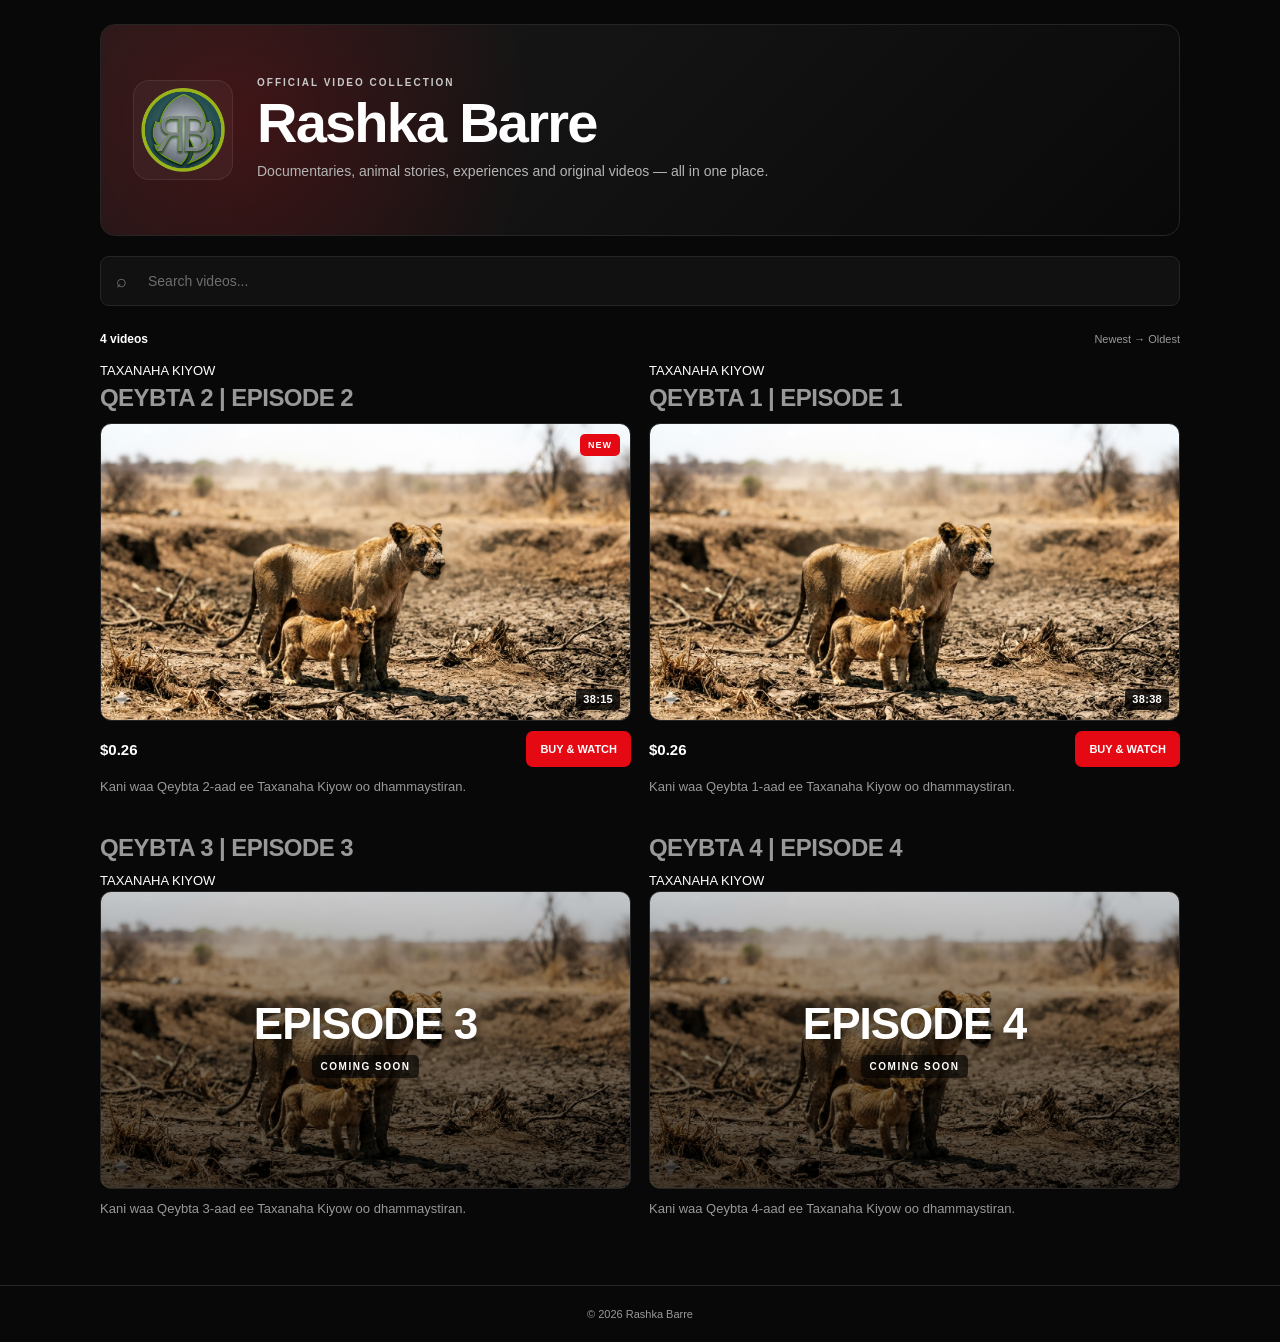
<file: index.html>
<!DOCTYPE html>
<html lang="en">
<head>
  <meta charset="UTF-8">

  <meta
    name="viewport"
    content="width=device-width, initial-scale=1.0, viewport-fit=cover"
  >

  <meta name="theme-color" content="#080808">

  <title>Rashka Barre — Videos</title>

  <meta
    name="description"
    content="Rashka Barre — documentaries, animal stories, experiences and original videos."
  >

  <style>

    :root {
      --bg: #080808;
      --surface: #111111;
      --border: #252525;
      --text: #ffffff;
      --muted: #999999;
      --accent: #e50914;
      --accent-hover: #ff1d28;
      --max-width: 1120px;
      --column-gap: 18px;
      --row-gap: 32px;
      --radius: 11px;
    }

    * {
      box-sizing: border-box;
    }

    html {
      background: var(--bg);
      scroll-behavior: smooth;
    }

    body {
      margin: 0;
      background: var(--bg);
      color: var(--text);
      font-family: Arial, Helvetica, sans-serif;
      -webkit-font-smoothing: antialiased;
      text-rendering: optimizeLegibility;
    }

    img {
      display: block;
      max-width: 100%;
    }

    a {
      color: inherit;
      text-decoration: none;
    }

    input {
      font: inherit;
    }

    /* =====================================================
       MAIN
       ===================================================== */

    .container {
      width: 100%;
      max-width: var(--max-width);
      margin: 0 auto;
      padding: 24px 20px 65px;
    }

    /* =====================================================
       BRAND BANNER
       ===================================================== */

    .banner {
      position: relative;
      overflow: hidden;
      min-height: 210px;
      margin-bottom: 20px;
      border: 1px solid var(--border);
      border-radius: 15px;

      background:
        radial-gradient(
          circle at 12% 45%,
          rgba(229, 9, 20, 0.20),
          transparent 32%
        ),
        linear-gradient(
          135deg,
          #1b1b1b,
          #111111 55%,
          #090909
        );
    }

    .banner-inner {
      min-height: 210px;
      padding: 28px 32px;

      display: flex;
      align-items: center;
      gap: 24px;
    }

    .banner-logo {
      width: 100px;
      height: 100px;
      flex: 0 0 100px;
      object-fit: contain;
      padding: 7px;

      border: 1px solid rgba(255, 255, 255, 0.08);
      border-radius: 16px;

      background: rgba(255, 255, 255, 0.04);
    }

    .banner-kicker {
      margin: 0 0 7px;
      color: #c9c9c9;
      font-size: 10px;
      font-weight: 800;
      letter-spacing: 2px;
      text-transform: uppercase;
    }

    .banner-title {
      margin: 0;
      color: #ffffff;
      font-size: clamp(36px, 5vw, 56px);
      line-height: 1;
      font-weight: 900;
      letter-spacing: -1.8px;
    }

    .banner-text {
      max-width: 650px;
      margin: 10px 0 0;
      color: #b4b4b4;
      font-size: 14px;
      line-height: 1.55;
    }

    /* =====================================================
       SEARCH
       ===================================================== */

    .search-wrap {
      margin-bottom: 26px;
    }

    .search-box {
      position: relative;
      width: 100%;
    }

    .search-icon {
      position: absolute;
      top: 50%;
      left: 16px;
      transform: translateY(-50%);
      color: #777;
      font-size: 18px;
      pointer-events: none;
    }

    #searchInput {
      width: 100%;
      height: 50px;

      padding: 0 17px 0 47px;

      border: 1px solid var(--border);
      border-radius: 9px;

      outline: none;

      background: var(--surface);
      color: #ffffff;

      font-size: 14px;
    }

    #searchInput::placeholder {
      color: #6d6d6d;
    }

    #searchInput:focus {
      border-color: #404040;
      background: #151515;
    }

    /* =====================================================
       GALLERY INFO
       ===================================================== */

    .gallery-info {
      display: flex;
      align-items: center;
      justify-content: space-between;
      gap: 15px;
      margin-bottom: 16px;
    }

    .gallery-count {
      margin: 0;
      color: #ffffff;
      font-size: 12px;
      font-weight: 700;
    }

    .gallery-order {
      color: var(--muted);
      font-size: 11px;
      white-space: nowrap;
    }

    /* =====================================================
       VIDEO GRID
       ===================================================== */

    #videoGrid {
      display: grid;
      grid-template-columns: repeat(2, minmax(0, 1fr));
      column-gap: var(--column-gap);
      row-gap: var(--row-gap);
    }

    /* =====================================================
       VIDEO ITEM
       ===================================================== */

    .video-item {
      min-width: 0;
    }

    /* =====================================================
       TITLE
       ===================================================== */

    .video-title {
      margin: 0;

      color: #ffffff;

      font-size: 13px;
      line-height: 1.4;

      font-weight: 400;

      letter-spacing: normal;

      text-transform: none;

      display: -webkit-box;
      -webkit-box-orient: vertical;
      -webkit-line-clamp: 2;

      overflow: hidden;
    }

    /* =====================================================
       SUBTITLE
       ===================================================== */

    .video-subtitle {
      margin: 5px 0 11px;

      color: var(--muted);

      font-size: 24px;
      line-height: 1.1;

      font-weight: 900;

      letter-spacing: -0.55px;

      text-transform: uppercase;

      min-height: 0;
    }

    /* =====================================================
       THUMBNAIL
       ===================================================== */

    .thumbnail {
      position: relative;

      width: 100%;
      aspect-ratio: 16 / 9;

      overflow: hidden;

      background: #101010;

      border: 1px solid var(--border);
      border-radius: var(--radius);
    }

    .thumbnail img {
      width: 100%;
      height: 100%;
      object-fit: cover;

      transition:
        transform 0.3s ease,
        filter 0.3s ease;
    }

    .thumbnail-link {
      display: block;
    }

    .thumbnail-link:hover .thumbnail img {
      transform: scale(1.025);
      filter: brightness(0.88);
    }

    /* =====================================================
       COMING SOON OVERLAY
       ===================================================== */

    .coming-soon-overlay {
      position: absolute;
      inset: 0;

      display: flex;
      flex-direction: column;

      align-items: center;
      justify-content: center;

      gap: 9px;

      text-align: center;

      background:
        linear-gradient(
          to bottom,
          rgba(0, 0, 0, 0.20),
          rgba(0, 0, 0, 0.72)
        );
    }

    .coming-soon-episode {
      color: #ffffff;

      font-size: clamp(28px, 4vw, 44px);

      line-height: 1;

      font-weight: 900;

      letter-spacing: -1px;

      text-transform: uppercase;

      text-shadow:
        0 2px 12px rgba(0, 0, 0, 0.6);
    }

    .coming-soon-label {
      padding: 6px 9px;

      border-radius: 5px;

      background: rgba(0, 0, 0, 0.62);

      color: #ffffff;

      font-size: 10px;

      font-weight: 900;

      letter-spacing: 1.5px;

      text-transform: uppercase;
    }

    /* =====================================================
       TRAILER OVERLAY
       SAME STYLE AS COMING SOON LABEL
       ===================================================== */

    /* =====================================================
       VIDEO DURATION BADGE
       ===================================================== */

    .duration-badge {
      position: absolute;
      right: 10px;
      bottom: 10px;
      z-index: 5;

      padding: 5px 7px;
      border-radius: 4px;

      background: rgba(0, 0, 0, 0.82);
      color: #ffffff;

      font-size: 11px;
      font-weight: 800;
      letter-spacing: 0.3px;
      line-height: 1;
    }

    /* =====================================================
       NEW BADGE
       ===================================================== */

    .new-badge {
      position: absolute;

      top: 10px;
      right: 10px;

      z-index: 5;

      padding: 6px 8px;

      border-radius: 5px;

      background: var(--accent);

      color: #ffffff;

      font-size: 9px;

      font-weight: 900;

      letter-spacing: 1px;

      text-transform: uppercase;
    }

    /* =====================================================
       PRICE + BUTTON
       ===================================================== */

    .video-footer {
      margin-top: 10px;

      display: flex;

      align-items: center;

      justify-content: space-between;

      gap: 10px;
    }

    .price {
      color: #ffffff;

      font-size: 15px;

      font-weight: 800;

      white-space: nowrap;
    }

    .buy-button {
      display: inline-flex;

      align-items: center;
      justify-content: center;

      min-height: 36px;

      padding: 8px 14px;

      border-radius: 7px;

      background: var(--accent);

      color: #ffffff;

      font-size: 11px;

      font-weight: 800;

      white-space: nowrap;
    }

    .buy-button:hover {
      background: var(--accent-hover);
    }

    /* =====================================================
       DESCRIPTION
       ===================================================== */

    .video-description {
      margin: 10px 0 0;

      color: var(--muted);

      font-size: 13px;

      line-height: 1.6;

      display: -webkit-box;

      -webkit-box-orient: vertical;
      -webkit-line-clamp: 4;

      overflow: hidden;
    }

    /* =====================================================
       NO RESULTS
       ===================================================== */

    .no-results {
      grid-column: 1 / -1;

      padding: 50px 20px;

      border: 1px dashed var(--border);

      border-radius: 10px;

      text-align: center;

      color: var(--muted);
    }

    .no-results h3 {
      margin: 0 0 7px;

      color: #ffffff;

      font-size: 18px;
    }

    .no-results p {
      margin: 0;

      font-size: 13px;
    }

    /* =====================================================
       FOOTER
       ===================================================== */

    .footer {
      border-top: 1px solid var(--border);

      padding: 22px 20px;

      color: var(--muted);

      font-size: 11px;

      text-align: center;
    }

    /* =====================================================
       MOBILE / WEBVIEW
       ===================================================== */

    @media (max-width: 700px) {

      .container {
        padding: 14px 12px 45px;
      }

      .banner {
        min-height: 165px;
        border-radius: 11px;
      }

      .banner-inner {
        min-height: 165px;
        padding: 18px;
        gap: 14px;
      }

      .banner-logo {
        width: 70px;
        height: 70px;
        flex-basis: 70px;
        padding: 5px;
        border-radius: 11px;
      }

      .banner-kicker {
        font-size: 8px;
        letter-spacing: 1.4px;
      }

      .banner-title {
        font-size: 29px;
        letter-spacing: -1px;
      }

      .banner-text {
        margin-top: 7px;
        font-size: 10px;
        line-height: 1.4;
      }

      #searchInput {
        height: 46px;
        padding-left: 43px;
        font-size: 12px;
      }

      .search-wrap {
        margin-bottom: 20px;
      }

      .gallery-count {
        font-size: 11px;
      }

      .gallery-order {
        font-size: 9px;
      }

      #videoGrid {
        grid-template-columns: repeat(2, minmax(0, 1fr));
        column-gap: 9px;
        row-gap: 24px;
      }

      .video-title {
        font-size: 10px;
        line-height: 1.4;
      }

      .video-subtitle {
        margin: 4px 0 8px;
        font-size: 15px;
      }

      .thumbnail {
        border-radius: 8px;
      }

      .coming-soon-episode {
        font-size: 21px;
      }

      .coming-soon-label {
        padding: 5px 7px;
        font-size: 8px;
        letter-spacing: 1.2px;
      }

      .new-badge {
        top: 6px;
        right: 6px;
        padding: 4px 6px;
        font-size: 7px;
      }

      .video-footer {
        margin-top: 8px;
        gap: 6px;
      }

      .price {
        font-size: 11px;
      }

      .buy-button {
        min-height: 30px;
        padding: 6px 8px;
        font-size: 8px;
        border-radius: 5px;
      }

      .video-description {
        margin-top: 8px;
        font-size: 10px;
        line-height: 1.45;
      }
    }

    @media (max-width: 380px) {

      .container {
        padding-left: 8px;
        padding-right: 8px;
      }

      #videoGrid {
        column-gap: 7px;
        row-gap: 20px;
      }

      .video-title {
        font-size: 14px;
      }

      .video-subtitle {
        font-size: 9px;
      }

      .coming-soon-episode {
        font-size: 17px;
      }

      .coming-soon-label {
        font-size: 7px;
      }

      
      .video-description {
        font-size: 9px;
      }

      .price {
        font-size: 10px;
      }

      .buy-button {
        padding: 6px 7px;
        font-size: 8px;
      }
    }

  </style>
</head>


<body>

  <main class="container">


    <!-- BRAND BANNER -->

    <section class="banner">

      <div class="banner-inner">

        <img
          src="logo.png"
          alt="Rashka Barre"
          class="banner-logo"
        >

        <div class="banner-copy">

          <p class="banner-kicker">
            Official Video Collection
          </p>

          <h1 class="banner-title">
            Rashka Barre
          </h1>

          <p class="banner-text">
            Documentaries, animal stories, experiences and
            original videos — all in one place.
          </p>

        </div>

      </div>

    </section>


    <!-- SEARCH -->

    <section class="search-wrap">

      <div class="search-box">

        <span
          class="search-icon"
          aria-hidden="true"
        >
          ⌕
        </span>

        <input
          id="searchInput"
          type="search"
          placeholder="Search videos..."
          autocomplete="off"
          spellcheck="false"
          aria-label="Search videos"
        >

      </div>

    </section>


    <!-- GALLERY INFO -->

    <div class="gallery-info">

      <p
        id="galleryCount"
        class="gallery-count"
      >
        0 videos
      </p>

      <span class="gallery-order">
        Newest → Oldest
      </span>

    </div>


    <!-- VIDEO GALLERY -->

    <section
      id="videoGrid"
      aria-label="Rashka Barre video gallery"
    ></section>


    <!-- NO RESULTS -->

    <div
      id="emptyState"
      class="no-results"
      hidden
    >

      <h3>
        No videos found
      </h3>

      <p>
        Try another search.
      </p>

    </div>

  </main>


  <!-- FOOTER -->

  <footer class="footer">
    © <span id="year"></span> Rashka Barre
  </footer>


  <!-- PRODUCTS -->

  <script src="products.js?v=20260928-0002"></script>


  <!-- GALLERY SCRIPT -->

  <script>

    document.addEventListener(
      "DOMContentLoaded",
      function () {

        const grid =
          document.getElementById(
            "videoGrid"
          );

        const emptyState =
          document.getElementById(
            "emptyState"
          );

        const searchInput =
          document.getElementById(
            "searchInput"
          );

        const galleryCount =
          document.getElementById(
            "galleryCount"
          );

        const year =
          document.getElementById(
            "year"
          );


        if (year) {
          year.textContent =
            new Date().getFullYear();
        }


        const products =
          Array.isArray(
            window.PRODUCTS
          )
            ? [...window.PRODUCTS]
            : [];


        /*
         * AVAILABLE VIDEOS:
         * newest → oldest
         *
         * COMING SOON:
         * Episode 1 → 2 → 3 → 4
         */

        products.sort(
          function (a, b) {

            const aSoon =
              a.status === "coming-soon";

            const bSoon =
              b.status === "coming-soon";


            if (
              !aSoon &&
              !bSoon
            ) {

              return (
                new Date(
                  b.publishedAt || 0
                ).getTime() -
                new Date(
                  a.publishedAt || 0
                ).getTime()
              );

            }


            if (
              aSoon &&
              bSoon
            ) {

              return (
                extractEpisodeNumber(
                  a.subtitle
                ) -
                extractEpisodeNumber(
                  b.subtitle
                )
              );

            }


            return aSoon ? 1 : -1;

          }
        );


        /*
         * Find newest available video.
         */

        const newestAvailable =
          products.find(
            function (product) {

              return (
                product.status !==
                  "coming-soon" &&
                product.publishedAt
              );

            }
          );


        /*
         * RENDER
         */

        function renderVideos(
          searchTerm
        ) {

          const query =
            String(
              searchTerm || ""
            )
              .trim()
              .toLowerCase();


          const filtered =
            products.filter(
              function (product) {

                const title =
                  String(
                    product.title || ""
                  ).toLowerCase();

                const subtitle =
                  String(
                    product.subtitle || ""
                  ).toLowerCase();

                const description =
                  String(
                    product.description || ""
                  ).toLowerCase();


                return (
                  !query ||
                  title.includes(query) ||
                  subtitle.includes(query) ||
                  description.includes(query)
                );

              }
            );


          galleryCount.textContent =
            filtered.length === 1
              ? "1 video"
              : `${filtered.length} videos`;


          if (
            filtered.length === 0
          ) {

            grid.innerHTML =
              "";

            emptyState.hidden =
              false;

            return;

          }


          emptyState.hidden =
            true;


          grid.innerHTML =
            filtered
              .map(
                function (
                  product
                ) {

                  const title =
                    escapeHtml(
                      product.title ||
                      "Untitled"
                    );


                  const subtitle =
                    escapeHtml(
                      product.subtitle ||
                      ""
                    );


                  const description =
                    escapeHtml(
                      product.description ||
                      ""
                    );


                  const price =
                    escapeHtml(
                      product.price ||
                      ""
                    );


                  const thumbnail =
                    escapeHtml(
                      product.thumbnail ||
                      ""
                    );


                  const paymentUrl =
                    escapeHtml(
                      product.paymentUrl ||
                      "#"
                    );


                  const isComingSoon =
                    product.status ===
                    "coming-soon";
                  const duration =
                    escapeHtml(product.duration || "");


                  const isNew =
                    !isComingSoon &&
                    newestAvailable ===
                    product;


                  /*
                   * EPISODE NUMBER
                   */

                  const episodeNumber =
                    extractEpisodeNumber(
                      product.subtitle
                    );


                  /*
                   * COMING SOON CARD
                   */

                  if (
                    isComingSoon
                  ) {

                    return `

                      <article
                        class="video-item"
                      >

                        <p
                          class="video-subtitle"
                        >
                          ${subtitle}
                        </p>


                        <h2
                          class="video-title"
                        >
                          ${title}
                        </h2>


                        <div
                          class="thumbnail"
                        >

                          <img
                            src="${thumbnail}"
                            alt="${title}"
                            loading="lazy"
                          >


                          <div
                            class="coming-soon-overlay"
                          >

                            <div
                              class="coming-soon-episode"
                            >
                              EPISODE
                              ${episodeNumber}
                            </div>


                            <div
                              class="coming-soon-label"
                            >
                              COMING SOON
                            </div>

                          </div>

                        </div>


                        <p
                          class="video-description"
                        >
                          ${description}
                        </p>


                      </article>

                    `;

                  }


                  /*
                   * AVAILABLE VIDEO
                   */

                  return `

                    <article
                      class="video-item"
                    >

                      <h2
                        class="video-title"
                      >
                        ${title}
                      </h2>


                      <p
                        class="video-subtitle"
                      >
                        ${subtitle}
                      </p>


                      <a
                        href="${paymentUrl}"
                        class="thumbnail-link"
                        aria-label="${title}"
                      >

                        <div
                          class="thumbnail"
                        >

                          ${
                            isNew
                              ? `
                                <span
                                  class="new-badge"
                                >
                                  NEW
                                </span>
                              `
                              : ""
                          }


                          <img
                            src="${thumbnail}"
                            alt="${title}"
                            loading="lazy"
                          >

                          ${duration ? `
                            <span class="duration-badge">${duration}</span>
                          ` : ""}

                        </div>

                      </a>


                      <div
                        class="video-footer"
                      >

                        <span
                          class="price"
                        >
                          ${price}
                        </span>


                        <a
                          href="${paymentUrl}"
                          class="buy-button"
                        >
                          BUY & WATCH
                        </a>

                      </div>


                      <p
                        class="video-description"
                      >
                        ${description}
                      </p>


                    </article>

                  `;

                }
              )
              .join("");

        }


        /*
         * SEARCH
         */

        searchInput.addEventListener(
          "input",
          function () {

            renderVideos(
              searchInput.value
            );

          }
        );


        /*
         * INITIAL LOAD
         */

        renderVideos("");

      }
    );


    /*
     * Read:
     *
     * Qeybta 1 | Episode 1
     */

    function extractEpisodeNumber(
      value
    ) {

      const match =
        String(
          value || ""
        ).match(
          /Episode\s+(\d+)/i
        );


      return match
        ? Number(match[1])
        : 9999;

    }


    /*
     * Security
     */

    function escapeHtml(
      value
    ) {

      return String(
        value ?? ""
      )

        .replace(
          /&/g,
          "&amp;"
        )

        .replace(
          /</g,
          "&lt;"
        )

        .replace(
          />/g,
          "&gt;"
        )

        .replace(
          /"/g,
          "&quot;"
        )

        .replace(
          /'/g,
          "&#039;"
        );

    }

  </script>

</body>
</html>
</file>
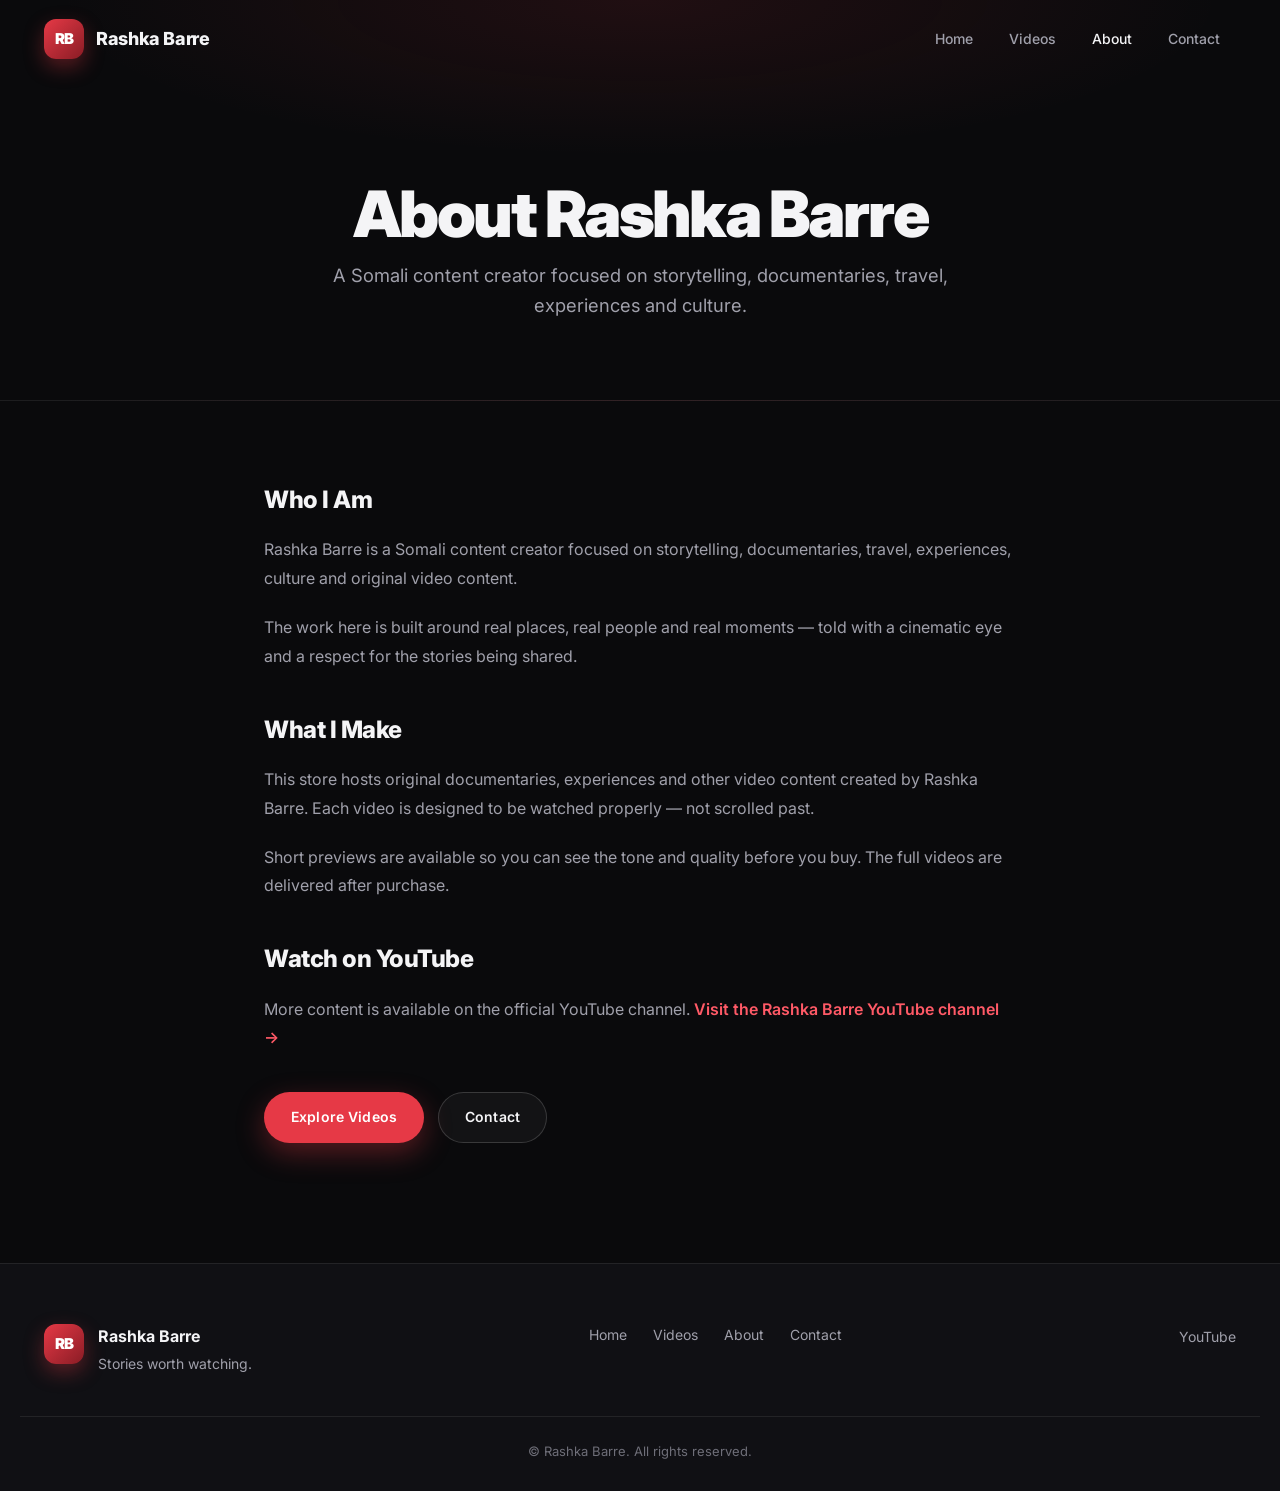
<file: about.html>
<!DOCTYPE html>
<html lang="en">
<head>
<meta charset="UTF-8" />
<meta name="viewport" content="width=device-width, initial-scale=1.0" />
<title>About — Rashka Barre</title>
<meta name="description" content="About Rashka Barre — Somali content creator focused on storytelling, documentaries, travel, experiences and culture." />
<link rel="preconnect" href="https://fonts.googleapis.com" />
<link rel="preconnect" href="https://fonts.gstatic.com" crossorigin />
<link href="https://fonts.googleapis.com/css2?family=Inter:wght@300;400;500;600;700;800;900&display=swap" rel="stylesheet" />
<link rel="stylesheet" href="style.css" />
</head>
<body>

<header class="site-header" id="siteHeader">
  <div class="container nav-wrap">
    <a href="index.html" class="brand" aria-label="Rashka Barre home">
      <span class="brand-mark">RB</span>
      <span class="brand-text">Rashka Barre</span>
    </a>
    <button class="nav-toggle" id="navToggle" aria-label="Open menu" aria-expanded="false">
      <span></span><span></span><span></span>
    </button>
    <nav class="nav" id="primaryNav">
      <a href="index.html" class="nav-link">Home</a>
      <a href="index.html#videos" class="nav-link">Videos</a>
      <a href="about.html" class="nav-link active">About</a>
      <a href="contact.html" class="nav-link">Contact</a>
    </nav>
  </div>
</header>

<section class="page-hero">
  <div class="container">
    <h1>About Rashka Barre</h1>
    <p>A Somali content creator focused on storytelling, documentaries, travel, experiences and culture.</p>
  </div>
</section>

<section class="page-content">
  <div class="container prose">

    <h2>Who I Am</h2>
    <p>
      Rashka Barre is a Somali content creator focused on storytelling,
      documentaries, travel, experiences, culture and original video content.
    </p>
    <p>
      The work here is built around real places, real people and real moments —
      told with a cinematic eye and a respect for the stories being shared.
    </p>

    <h2>What I Make</h2>
    <p>
      This store hosts original documentaries, experiences and other video
      content created by Rashka Barre. Each video is designed to be watched
      properly — not scrolled past.
    </p>
    <p>
      Short previews are available so you can see the tone and quality before
      you buy. The full videos are delivered after purchase.
    </p>

    <h2>Watch on YouTube</h2>
    <p>
      More content is available on the official YouTube channel.
      <!-- Replace the link below with your exact channel URL -->
      <a href="https://www.youtube.com/" target="_blank" rel="noopener" style="color:var(--accent-2);font-weight:600;">Visit the Rashka Barre YouTube channel →</a>
    </p>

    <div style="margin-top:40px;">
      <a href="index.html#videos" class="btn btn-primary">Explore Videos</a>
      <a href="contact.html" class="btn btn-ghost" style="margin-left:10px;">Contact</a>
    </div>

  </div>
</section>

<footer class="site-footer">
  <div class="container footer-inner">
    <div class="footer-brand">
      <span class="brand-mark">RB</span>
      <div>
        <strong>Rashka Barre</strong>
        <p>Stories worth watching.</p>
      </div>
    </div>
    <div class="footer-links">
      <a href="index.html">Home</a>
      <a href="index.html#videos">Videos</a>
      <a href="about.html">About</a>
      <a href="contact.html">Contact</a>
    </div>
    <div class="footer-social">
      <a href="https://www.youtube.com/" target="_blank" rel="noopener">YouTube</a>
    </div>
  </div>
  <div class="container footer-bottom">
    <p>© <span id="year"></span> Rashka Barre. All rights reserved.</p>
  </div>
</footer>

<script src="products.js"></script>
<script src="script.js"></script>
</body>
</html>
</file>
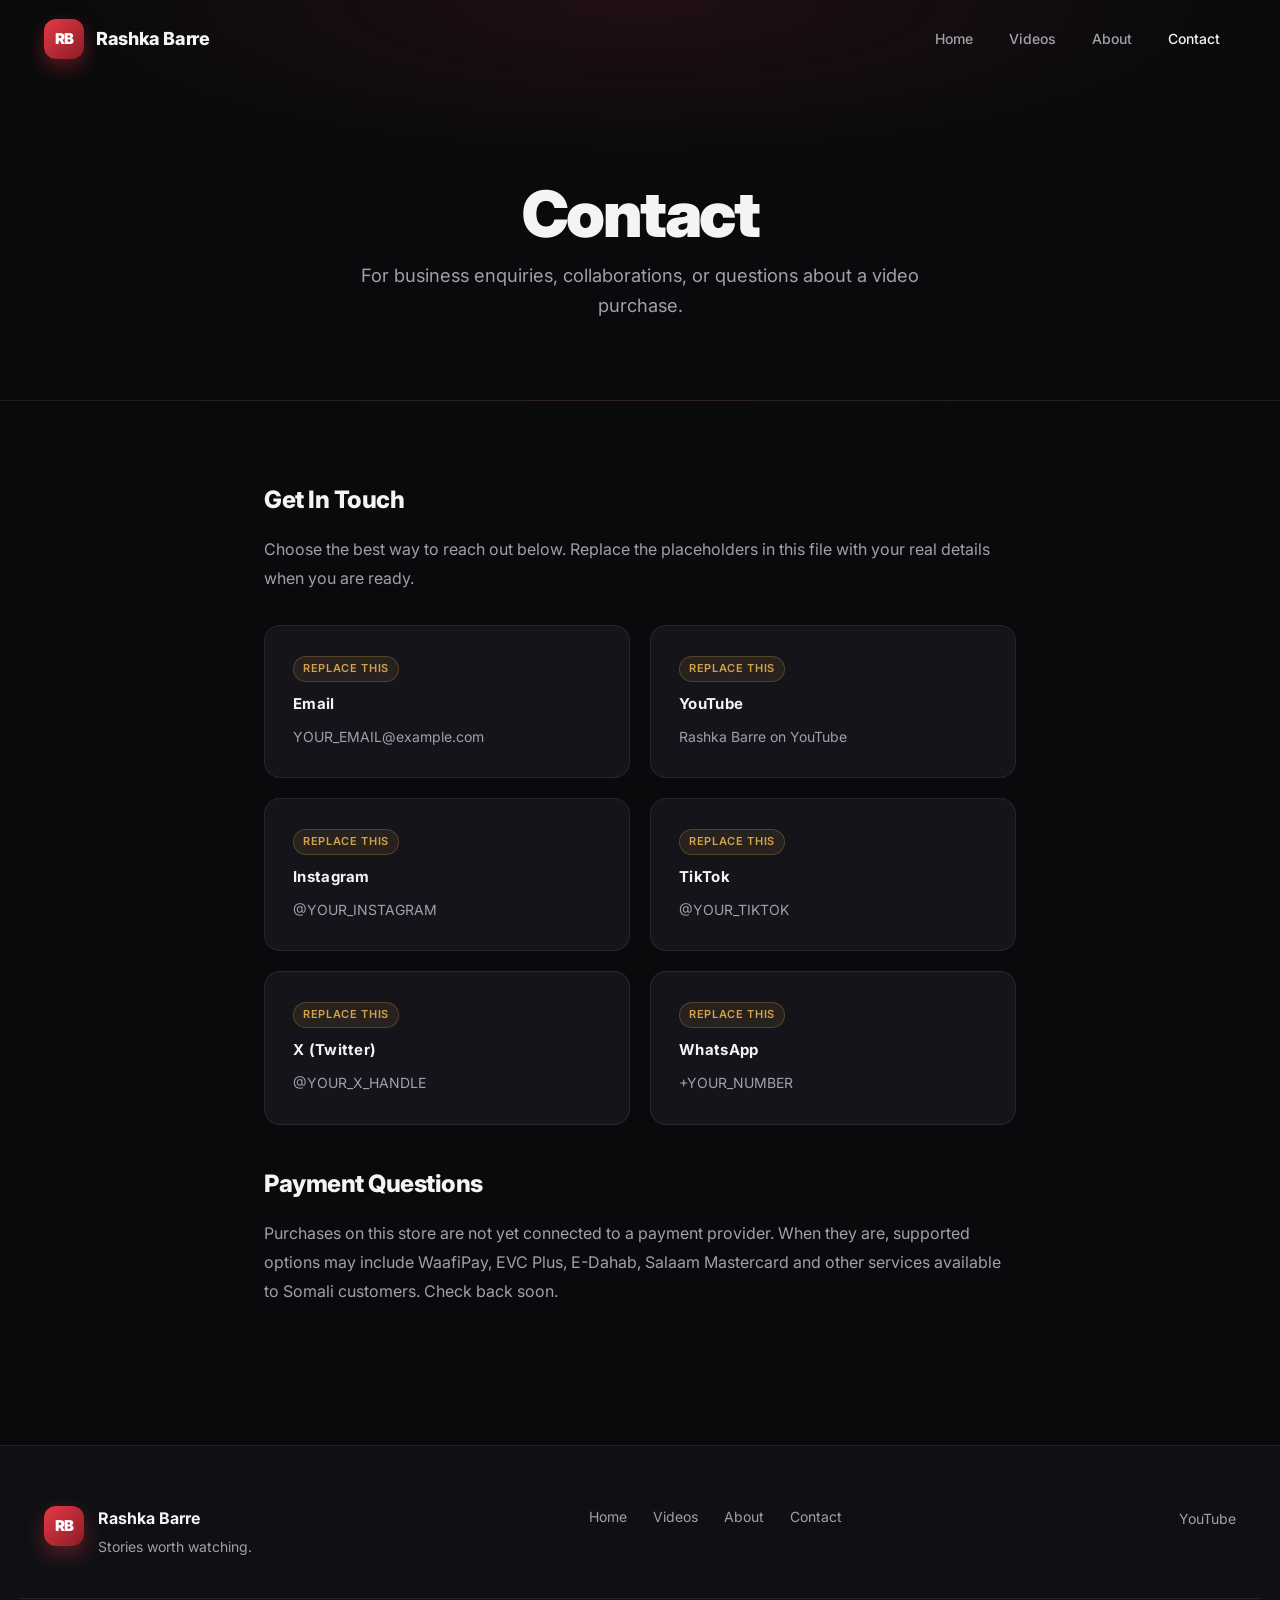
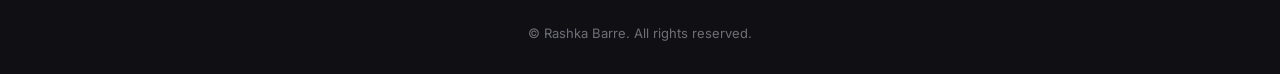
<file: contact.html>
<!DOCTYPE html>
<html lang="en">
<head>
<meta charset="UTF-8" />
<meta name="viewport" content="width=device-width, initial-scale=1.0" />
<title>Contact — Rashka Barre</title>
<meta name="description" content="Contact Rashka Barre — business enquiries, collaborations and questions." />
<link rel="preconnect" href="https://fonts.googleapis.com" />
<link rel="preconnect" href="https://fonts.gstatic.com" crossorigin />
<link href="https://fonts.googleapis.com/css2?family=Inter:wght@300;400;500;600;700;800;900&display=swap" rel="stylesheet" />
<link rel="stylesheet" href="style.css" />
</head>
<body>

<header class="site-header" id="siteHeader">
  <div class="container nav-wrap">
    <a href="index.html" class="brand" aria-label="Rashka Barre home">
      <span class="brand-mark">RB</span>
      <span class="brand-text">Rashka Barre</span>
    </a>
    <button class="nav-toggle" id="navToggle" aria-label="Open menu" aria-expanded="false">
      <span></span><span></span><span></span>
    </button>
    <nav class="nav" id="primaryNav">
      <a href="index.html" class="nav-link">Home</a>
      <a href="index.html#videos" class="nav-link">Videos</a>
      <a href="about.html" class="nav-link">About</a>
      <a href="contact.html" class="nav-link active">Contact</a>
    </nav>
  </div>
</header>

<section class="page-hero">
  <div class="container">
    <h1>Contact</h1>
    <p>For business enquiries, collaborations, or questions about a video purchase.</p>
  </div>
</section>

<section class="page-content">
  <div class="container prose">

    <h2>Get In Touch</h2>
    <p>
      Choose the best way to reach out below. Replace the placeholders in this
      file with your real details when you are ready.
    </p>

    <div class="contact-grid">

      <!-- EMAIL — replace YOUR_EMAIL@example.com with your real email -->
      <div class="contact-card">
        <span class="placeholder-note">Replace this</span>
        <h4>Email</h4>
        <a href="mailto:YOUR_EMAIL@example.com">YOUR_EMAIL@example.com</a>
      </div>

      <!-- YOUTUBE — replace with your exact channel URL -->
      <div class="contact-card">
        <span class="placeholder-note">Replace this</span>
        <h4>YouTube</h4>
        <a href="https://www.youtube.com/" target="_blank" rel="noopener">Rashka Barre on YouTube</a>
      </div>

      <!-- INSTAGRAM — replace with your real handle -->
      <div class="contact-card">
        <span class="placeholder-note">Replace this</span>
        <h4>Instagram</h4>
        <a href="#" target="_blank" rel="noopener">@YOUR_INSTAGRAM</a>
      </div>

      <!-- TIKTOK — replace with your real handle -->
      <div class="contact-card">
        <span class="placeholder-note">Replace this</span>
        <h4>TikTok</h4>
        <a href="#" target="_blank" rel="noopener">@YOUR_TIKTOK</a>
      </div>

      <!-- X / TWITTER — replace with your real handle -->
      <div class="contact-card">
        <span class="placeholder-note">Replace this</span>
        <h4>X (Twitter)</h4>
        <a href="#" target="_blank" rel="noopener">@YOUR_X_HANDLE</a>
      </div>

      <!-- WHATSAPP — replace with your real number link -->
      <div class="contact-card">
        <span class="placeholder-note">Replace this</span>
        <h4>WhatsApp</h4>
        <a href="#" target="_blank" rel="noopener">+YOUR_NUMBER</a>
      </div>

    </div>

    <h2>Payment Questions</h2>
    <p>
      Purchases on this store are not yet connected to a payment provider.
      When they are, supported options may include WaafiPay, EVC Plus,
      E-Dahab, Salaam Mastercard and other services available to Somali
      customers. Check back soon.
    </p>

  </div>
</section>

<footer class="site-footer">
  <div class="container footer-inner">
    <div class="footer-brand">
      <span class="brand-mark">RB</span>
      <div>
        <strong>Rashka Barre</strong>
        <p>Stories worth watching.</p>
      </div>
    </div>
    <div class="footer-links">
      <a href="index.html">Home</a>
      <a href="index.html#videos">Videos</a>
      <a href="about.html">About</a>
      <a href="contact.html">Contact</a>
    </div>
    <div class="footer-social">
      <a href="https://www.youtube.com/" target="_blank" rel="noopener">YouTube</a>
    </div>
  </div>
  <div class="container footer-bottom">
    <p>© <span id="year"></span> Rashka Barre. All rights reserved.</p>
  </div>
</footer>

<script src="products.js"></script>
<script src="script.js"></script>
</body>
</html>
</file>
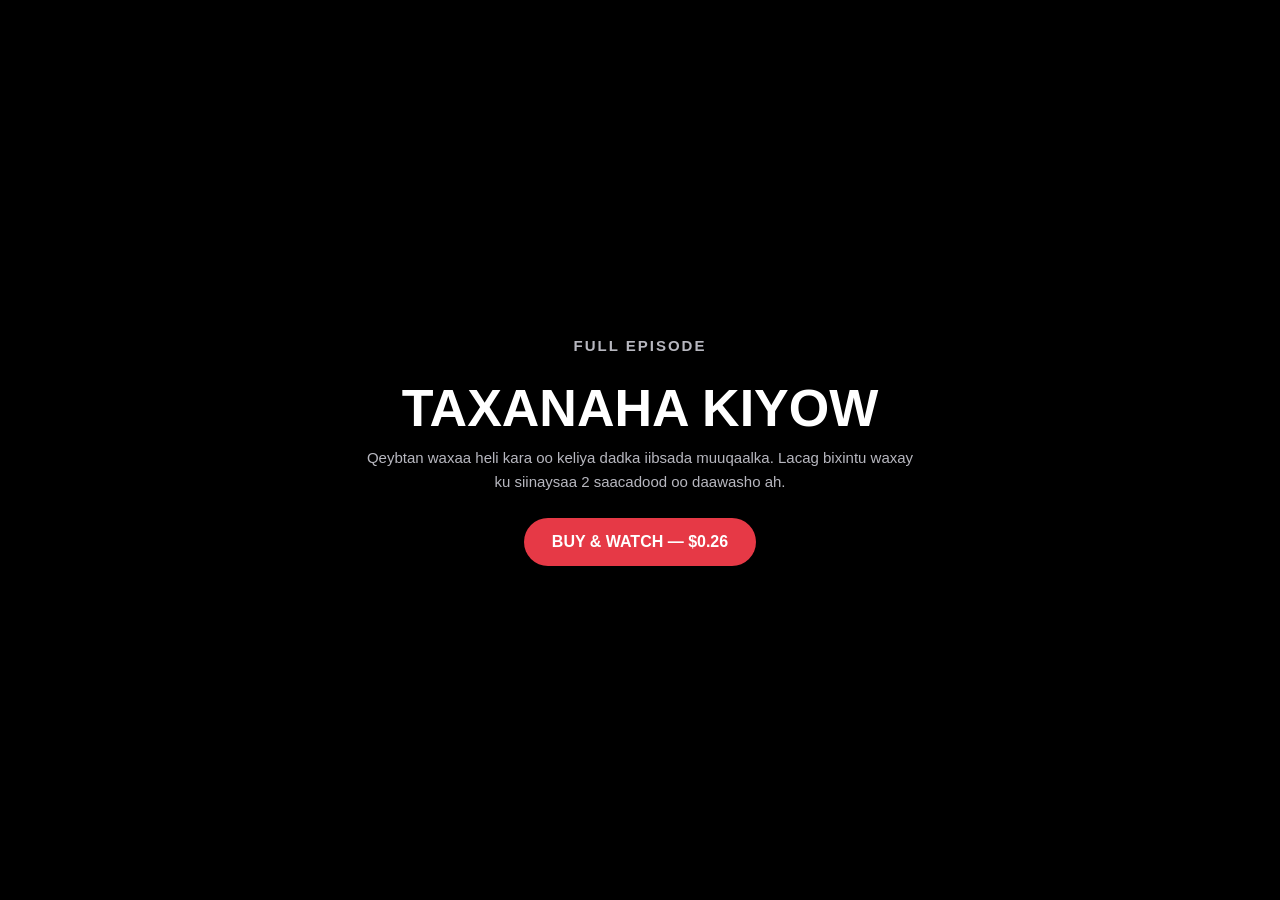
<file: watch.html>
<!DOCTYPE html>
<html lang="en">
<head>
<meta charset="UTF-8">
<meta name="viewport" content="width=device-width, initial-scale=1.0">
<meta name="referrer" content="strict-origin-when-cross-origin">
<title>Rashka Barre — Watch</title>
<script src="https://assets.mediadelivery.net/playerjs/player-0.1.0.min.js"></script>
<style>
body{margin:0;background:#000;color:#fff;font-family:Arial,sans-serif}
.page{min-height:100vh;display:flex;align-items:center;justify-content:center;padding:20px;box-sizing:border-box}
.video-wrap{position:relative;width:100%;max-width:1200px;aspect-ratio:16/9;background:#000;overflow:hidden}
iframe{width:100%;height:100%;border:0;display:block}
.gate{position:absolute;inset:0;z-index:5;display:flex;align-items:center;justify-content:center;text-align:center;background:rgba(0,0,0,.96);padding:24px;box-sizing:border-box}
.gate-card{width:100%;max-width:560px}.gate-kicker{margin:0 0 12px;color:#ff5a67;font-size:12px;font-weight:800;letter-spacing:2px;text-transform:uppercase}
.gate h1{margin:0 0 12px;font-size:clamp(28px,5vw,52px);line-height:1}.gate p{margin:0 0 24px;color:#b7b7bf;line-height:1.6;font-size:15px}
.buy-btn{display:inline-flex;align-items:center;justify-content:center;min-height:48px;padding:0 28px;border-radius:999px;background:#e63946;color:#fff;text-decoration:none;font-weight:800}
.buy-btn:hover{background:#ff5a67}
</style>
</head>
<body>
<div class="page"><div class="video-wrap" id="videoContainer"></div></div>

<script>
const PRODUCTS = {
  "taxanaha-kiyow-episode-1": {
    libraryId: "763894",
    videoId: "7e638a65-c874-4b96-b1c5-24a9201d8946",
    title: "TAXANAHA KIYOW — Qeybta 1",
    videoKey: "taxanaha-kiyow-episode-1"
  },

  "taxanaha-kiyow-episode-2": {
    libraryId: "770512",
    videoId: "77c810da-3dd8-4f1f-ba5d-e97089bb6e48",
    title: "TAXANAHA KIYOW — Qeybta 2",
    videoKey: "taxanaha-kiyow-episode-2"
  }
};

const ENGAGEMENT_URL="https://rashka-engagement.waddanisoamli.workers.dev";

const params=new URLSearchParams(location.search);
const token=params.get("token");
const expires=params.get("expires");
const productKey=params.get("product");

const product=PRODUCTS[productKey];
const container=document.getElementById("videoContainer");

let viewRecorded=false;

function showPurchaseGate(){
 const gate=document.createElement("div");
 gate.className="gate";

 const title=product
   ? product.title
   : "TAXANAHA KIYOW";

 const paymentUrl=product
   ? "https://rashka-payment.waddanisoamli.workers.dev/buy?product="+encodeURIComponent(product.videoKey)
   : "https://rashka-payment.waddanisoamli.workers.dev/buy";

 gate.innerHTML='<div class="gate-card"><p class="gate-kicker">FULL EPISODE</p><h1>'+title+'</h1><p>Qeybtan waxaa heli kara oo keliya dadka iibsada muuqaalka. Lacag bixintu waxay ku siinaysaa 2 saacadood oo daawasho ah.</p><a class="buy-btn" href="'+paymentUrl+'">BUY & WATCH — $0.26</a></div>';

 container.appendChild(gate);
}

async function recordView(){
 if(viewRecorded) return;
 viewRecorded=true;

 try{
  const response=await fetch(ENGAGEMENT_URL+"/view",{
   method:"POST",
   headers:{"Content-Type":"application/json"},
   body:JSON.stringify({
    video: product ? product.videoKey : productKey
   })
  });

  if(!response.ok){
   viewRecorded=false;
   console.error("View tracking failed:",response.status);
   return;
  }

  const data=await response.json();
  console.log("View recorded:",data);

 }catch(error){
  viewRecorded=false;
  console.error("View tracking error:",error);
 }
}

function setupPlayer(iframe){
 const player=new playerjs.Player(iframe);

 player.on("ready",function(){
  console.log("Bunny Player.js ready");
 });

 player.on("play",function(){
  console.log("Bunny Player.js play event");
  recordView();
 });

 player.on("playing",function(){
  console.log("Bunny Player.js playing event");
  recordView();
 });

 player.on("timeupdate",function(timingData){
  try{
   const data=typeof timingData==="string"
     ? JSON.parse(timingData)
     : timingData;

   if(data && Number(data.seconds)>0){
    console.log("Bunny playback time detected:",data.seconds);
    recordView();
   }

  }catch(error){
   console.error("Bunny timeupdate parse error:",error);
  }
 });
}

if(token && expires && product){

 const iframe=document.createElement("iframe");

 iframe.id="bunny-stream-embed";

 iframe.src=
   "https://player.mediadelivery.net/embed/"
   +product.libraryId
   +"/"
   +product.videoId;

 iframe.title=product.title;

 iframe.allow="autoplay; encrypted-media; picture-in-picture; fullscreen";

 iframe.allowFullscreen=true;

 iframe.referrerPolicy="strict-origin-when-cross-origin";

 container.appendChild(iframe);

 if(window.playerjs){
  setupPlayer(iframe);
 }else{
  window.addEventListener("load",function(){
   setupPlayer(iframe);
  });
 }

}else{
 showPurchaseGate();
}
</script>
</body>
</html>

<!-- Bunny Player.js view tracking + dynamic episode playback: 2026-10-05 -->
</file>
<file: style.css>
/* ============================================================
   RASHKA BARRE VIDEO STORE — STYLESHEET
   Dark, cinematic, premium, responsive.
   ============================================================ */

:root {
  --bg: #0a0a0c;
  --bg-2: #101014;
  --bg-3: #16161c;
  --card: #14141a;
  --card-hover: #1a1a22;
  --border: rgba(255, 255, 255, 0.08);
  --border-strong: rgba(255, 255, 255, 0.16);

  --text: #f4f4f6;
  --text-muted: #a0a0ab;
  --text-dim: #6e6e78;

  --accent: #e63946;
  --accent-2: #ff5a67;
  --accent-soft: rgba(230, 57, 70, 0.14);

  --gold: #d4a24a;

  --radius: 16px;
  --radius-sm: 10px;
  --radius-lg: 22px;

  --shadow: 0 20px 50px rgba(0, 0, 0, 0.5);
  --shadow-soft: 0 10px 30px rgba(0, 0, 0, 0.35);

  --font: 'Inter', -apple-system, BlinkMacSystemFont, 'Segoe UI', Roboto, sans-serif;

  --ease: cubic-bezier(0.22, 1, 0.36, 1);
}

* { box-sizing: border-box; margin: 0; padding: 0; }

html { scroll-behavior: smooth; -webkit-text-size-adjust: 100%; }

body {
  font-family: var(--font);
  background: var(--bg);
  color: var(--text);
  line-height: 1.6;
  overflow-x: hidden;
  -webkit-font-smoothing: antialiased;
  -moz-osx-font-smoothing: grayscale;
}

img { max-width: 100%; display: block; }
a { color: inherit; text-decoration: none; }
button { font-family: inherit; cursor: pointer; border: none; background: none; color: inherit; }

.container {
  width: 100%;
  max-width: 1240px;
  margin: 0 auto;
  padding: 0 24px;
}

/* ============================================================
   HEADER
   ============================================================ */
.site-header {
  position: fixed;
  top: 0; left: 0; right: 0;
  z-index: 100;
  padding: 18px 0;
  transition: background 0.35s var(--ease), backdrop-filter 0.35s var(--ease), border-color 0.35s var(--ease), padding 0.35s var(--ease);
  border-bottom: 1px solid transparent;
}

.site-header.scrolled {
  background: rgba(10, 10, 12, 0.85);
  backdrop-filter: blur(18px);
  -webkit-backdrop-filter: blur(18px);
  border-bottom-color: var(--border);
  padding: 12px 0;
}

.nav-wrap {
  display: flex;
  align-items: center;
  justify-content: space-between;
  gap: 24px;
}

.brand {
  display: flex;
  align-items: center;
  gap: 12px;
  font-weight: 800;
  letter-spacing: -0.02em;
}

.brand-mark {
  display: inline-flex;
  align-items: center;
  justify-content: center;
  width: 40px; height: 40px;
  border-radius: 12px;
  background: linear-gradient(135deg, var(--accent), #8a1c25);
  color: #fff;
  font-weight: 900;
  font-size: 15px;
  letter-spacing: -0.5px;
  box-shadow: 0 8px 20px rgba(230, 57, 70, 0.35);
}

.brand-text {
  font-size: 18px;
  letter-spacing: -0.02em;
}

.nav {
  display: flex;
  align-items: center;
  gap: 4px;
}

.nav-link {
  padding: 10px 16px;
  border-radius: 999px;
  font-size: 14px;
  font-weight: 500;
  color: var(--text-muted);
  transition: color 0.25s var(--ease), background 0.25s var(--ease);
}

.nav-link:hover { color: var(--text); background: rgba(255,255,255,0.05); }
.nav-link.active { color: var(--text); }

.nav-toggle {
  display: none;
  flex-direction: column;
  gap: 5px;
  padding: 10px;
  border-radius: 10px;
}
.nav-toggle span {
  width: 22px; height: 2px;
  background: var(--text);
  border-radius: 2px;
  transition: transform 0.3s var(--ease), opacity 0.3s var(--ease);
}
.nav-toggle.open span:nth-child(1) { transform: translateY(7px) rotate(45deg); }
.nav-toggle.open span:nth-child(2) { opacity: 0; }
.nav-toggle.open span:nth-child(3) { transform: translateY(-7px) rotate(-45deg); }

/* ============================================================
   HERO
   ============================================================ */
.hero {
  position: relative;
  min-height: 100vh;
  display: flex;
  align-items: center;
  overflow: hidden;
  padding: 140px 0 100px;
  background:
    radial-gradient(ellipse 80% 60% at 50% 0%, rgba(230, 57, 70, 0.12), transparent 65%),
    radial-gradient(ellipse 60% 50% at 80% 100%, rgba(212, 162, 74, 0.06), transparent 60%),
    var(--bg);
}

.hero-glow {
  position: absolute;
  top: -20%; left: 50%;
  transform: translateX(-50%);
  width: 900px; height: 900px;
  background: radial-gradient(circle, rgba(230, 57, 70, 0.18), transparent 60%);
  filter: blur(60px);
  pointer-events: none;
}

.hero-grid-overlay {
  position: absolute;
  inset: 0;
  background-image:
    linear-gradient(rgba(255,255,255,0.025) 1px, transparent 1px),
    linear-gradient(90deg, rgba(255,255,255,0.025) 1px, transparent 1px);
  background-size: 60px 60px;
  mask-image: radial-gradient(ellipse 70% 60% at 50% 40%, #000 30%, transparent 75%);
  -webkit-mask-image: radial-gradient(ellipse 70% 60% at 50% 40%, #000 30%, transparent 75%);
  pointer-events: none;
}

.hero-inner {
  position: relative;
  z-index: 2;
  text-align: center;
  max-width: 900px;
}

.hero-eyebrow {
  display: inline-block;
  font-size: 12px;
  font-weight: 600;
  letter-spacing: 0.28em;
  text-transform: uppercase;
  color: var(--accent-2);
  padding: 8px 18px;
  border: 1px solid rgba(230, 57, 70, 0.3);
  border-radius: 999px;
  background: rgba(230, 57, 70, 0.06);
  margin-bottom: 32px;
  animation: fadeUp 0.8s var(--ease) both;
}

.hero-title {
  font-size: clamp(3rem, 10vw, 7.5rem);
  font-weight: 900;
  letter-spacing: -0.045em;
  line-height: 0.95;
  background: linear-gradient(180deg, #ffffff 20%, #8a8a95 100%);
  -webkit-background-clip: text;
  background-clip: text;
  -webkit-text-fill-color: transparent;
  margin-bottom: 20px;
  animation: fadeUp 0.9s 0.1s var(--ease) both;
}

.hero-tagline {
  font-size: clamp(1.25rem, 3vw, 1.9rem);
  font-weight: 300;
  color: var(--gold);
  letter-spacing: -0.01em;
  margin-bottom: 22px;
  animation: fadeUp 0.9s 0.2s var(--ease) both;
}

.hero-desc {
  font-size: clamp(1rem, 2vw, 1.15rem);
  color: var(--text-muted);
  max-width: 560px;
  margin: 0 auto 40px;
  animation: fadeUp 0.9s 0.3s var(--ease) both;
}

.hero-actions {
  display: flex;
  gap: 14px;
  justify-content: center;
  flex-wrap: wrap;
  animation: fadeUp 0.9s 0.4s var(--ease) both;
}

.hero-meta {
  display: flex;
  align-items: center;
  justify-content: center;
  gap: 10px;
  margin-top: 44px;
  font-size: 13px;
  color: var(--text-dim);
  letter-spacing: 0.04em;
  animation: fadeUp 0.9s 0.5s var(--ease) both;
}

.meta-dot {
  width: 7px; height: 7px;
  border-radius: 50%;
  background: var(--accent);
  box-shadow: 0 0 12px var(--accent);
  animation: pulse 2s ease-in-out infinite;
}

.meta-sep { opacity: 0.4; }

.hero-fade {
  position: absolute;
  bottom: 0; left: 0; right: 0;
  height: 200px;
  background: linear-gradient(to bottom, transparent, var(--bg));
  pointer-events: none;
}

/* ============================================================
   BUTTONS
   ============================================================ */
.btn {
  display: inline-flex;
  align-items: center;
  justify-content: center;
  gap: 10px;
  padding: 13px 26px;
  border-radius: 999px;
  font-size: 14px;
  font-weight: 600;
  letter-spacing: 0.01em;
  transition: transform 0.25s var(--ease), background 0.25s var(--ease), box-shadow 0.25s var(--ease), border-color 0.25s var(--ease), color 0.25s var(--ease);
  white-space: nowrap;
  border: 1px solid transparent;
}

.btn-lg { padding: 15px 32px; font-size: 15px; }

.btn-primary {
  background: var(--accent);
  color: #fff;
  box-shadow: 0 10px 28px rgba(230, 57, 70, 0.35);
}
.btn-primary:hover {
  background: var(--accent-2);
  transform: translateY(-2px);
  box-shadow: 0 14px 34px rgba(230, 57, 70, 0.5);
}

.btn-ghost {
  background: rgba(255, 255, 255, 0.04);
  border-color: var(--border-strong);
  color: var(--text);
}
.btn-ghost:hover {
  background: rgba(255, 255, 255, 0.09);
  transform: translateY(-2px);
}

.btn-outline {
  background: transparent;
  border-color: var(--border-strong);
  color: var(--text);
}
.btn-outline:hover {
  border-color: var(--text);
  background: rgba(255,255,255,0.05);
}

.btn-sm { padding: 10px 18px; font-size: 13px; }

/* ============================================================
   SECTIONS
   ============================================================ */
.section { padding: 100px 0; }
.section-alt { background: var(--bg-2); border-top: 1px solid var(--border); border-bottom: 1px solid var(--border); }

.section-head {
  display: flex;
  align-items: flex-end;
  justify-content: space-between;
  gap: 32px;
  margin-bottom: 56px;
  flex-wrap: wrap;
}

.section-eyebrow {
  font-size: 12px;
  font-weight: 700;
  letter-spacing: 0.24em;
  text-transform: uppercase;
  color: var(--accent-2);
  margin-bottom: 12px;
}

.section-title {
  font-size: clamp(2rem, 5vw, 3.25rem);
  font-weight: 800;
  letter-spacing: -0.035em;
  line-height: 1.05;
}

.section-sub {
  max-width: 440px;
  color: var(--text-muted);
  font-size: 15px;
}

/* ============================================================
   VIDEO GRID + CARDS
   ============================================================ */
.video-grid {
  display: grid;
  grid-template-columns: repeat(auto-fill, minmax(320px, 1fr));
  gap: 28px;
}

.video-card {
  background: var(--card);
  border: 1px solid var(--border);
  border-radius: var(--radius);
  overflow: hidden;
  display: flex;
  flex-direction: column;
  transition: transform 0.35s var(--ease), border-color 0.35s var(--ease), box-shadow 0.35s var(--ease), background 0.35s var(--ease);
  animation: fadeUp 0.6s var(--ease) both;
}

.video-card:hover {
  transform: translateY(-6px);
  border-color: var(--border-strong);
  background: var(--card-hover);
  box-shadow: var(--shadow);
}

.card-thumb {
  position: relative;
  aspect-ratio: 16 / 9;
  background: var(--bg-3);
  overflow: hidden;
}

.card-thumb img {
  width: 100%; height: 100%;
  object-fit: cover;
  transition: transform 0.6s var(--ease);
}

.video-card:hover .card-thumb img { transform: scale(1.05); }

.card-thumb::after {
  content: '';
  position: absolute;
  inset: 0;
  background: linear-gradient(to top, rgba(0,0,0,0.55), transparent 55%);
  pointer-events: none;
}

.card-play {
  position: absolute;
  inset: 0;
  display: flex;
  align-items: center;
  justify-content: center;
  opacity: 0;
  transition: opacity 0.3s var(--ease);
  z-index: 2;
}

.card-thumb:hover .card-play { opacity: 1; }

.card-play-btn {
  width: 60px; height: 60px;
  border-radius: 50%;
  background: rgba(230, 57, 70, 0.95);
  display: flex;
  align-items: center;
  justify-content: center;
  box-shadow: 0 10px 30px rgba(0,0,0,0.5);
  transform: scale(0.85);
  transition: transform 0.3s var(--ease);
}
.card-thumb:hover .card-play-btn { transform: scale(1); }

.card-play-btn svg { margin-left: 3px; }

.card-price {
  position: absolute;
  top: 14px; right: 14px;
  z-index: 3;
  background: rgba(10, 10, 12, 0.85);
  backdrop-filter: blur(8px);
  border: 1px solid var(--border-strong);
  padding: 6px 14px;
  border-radius: 999px;
  font-size: 13px;
  font-weight: 700;
  color: var(--gold);
  letter-spacing: 0.02em;
}

.card-body {
  padding: 22px;
  display: flex;
  flex-direction: column;
  gap: 10px;
  flex: 1;
}

.card-title {
  font-size: 18px;
  font-weight: 700;
  letter-spacing: -0.015em;
  line-height: 1.3;
}

.card-desc {
  font-size: 14px;
  color: var(--text-muted);
  line-height: 1.6;
  flex: 1;
}

.card-actions {
  display: flex;
  gap: 10px;
  margin-top: 8px;
}

.card-actions .btn { flex: 1; }

/* ============================================================
   INFO STRIP
   ============================================================ */
.info-strip {
  display: grid;
  grid-template-columns: repeat(3, 1fr);
  gap: 32px;
}

.info-item {
  text-align: center;
  padding: 32px 24px;
  border-radius: var(--radius);
  background: var(--card);
  border: 1px solid var(--border);
  transition: border-color 0.3s var(--ease), transform 0.3s var(--ease);
}
.info-item:hover { border-color: var(--border-strong); transform: translateY(-4px); }

.info-icon {
  font-size: 28px;
  margin-bottom: 14px;
  filter: grayscale(0.2);
}

.info-item h4 {
  font-size: 16px;
  font-weight: 700;
  margin-bottom: 8px;
  letter-spacing: -0.01em;
}

.info-item p {
  font-size: 14px;
  color: var(--text-muted);
}

/* ============================================================
   EMPTY STATE
   ============================================================ */
.empty-state {
  text-align: center;
  padding: 80px 24px;
  border: 1px dashed var(--border-strong);
  border-radius: var(--radius);
  color: var(--text-muted);
}
.empty-state h3 { color: var(--text); margin-bottom: 10px; font-size: 20px; }
.empty-state code {
  background: var(--bg-3);
  padding: 3px 8px;
  border-radius: 6px;
  font-size: 13px;
  color: var(--gold);
}

/* ============================================================
   FOOTER
   ============================================================ */
.site-footer {
  background: var(--bg-2);
  border-top: 1px solid var(--border);
  padding: 60px 0 30px;
  margin-top: 40px;
}

.footer-inner {
  display: flex;
  justify-content: space-between;
  align-items: flex-start;
  gap: 40px;
  flex-wrap: wrap;
  padding-bottom: 40px;
  border-bottom: 1px solid var(--border);
}

.footer-brand { display: flex; gap: 14px; align-items: flex-start; }
.footer-brand strong { font-size: 16px; display: block; margin-bottom: 4px; }
.footer-brand p { font-size: 14px; color: var(--text-muted); }

.footer-links {
  display: flex;
  gap: 26px;
  flex-wrap: wrap;
}
.footer-links a {
  font-size: 14px;
  color: var(--text-muted);
  transition: color 0.25s var(--ease);
}
.footer-links a:hover { color: var(--text); }

.footer-social a {
  font-size: 14px;
  color: var(--text-muted);
  transition: color 0.25s var(--ease);
}
.footer-social a:hover { color: var(--accent-2); }

.footer-bottom {
  padding-top: 24px;
  text-align: center;
  font-size: 13px;
  color: var(--text-dim);
}

/* ============================================================
   MODAL (VIDEO PREVIEW)
   ============================================================ */
.modal {
  position: fixed;
  inset: 0;
  z-index: 200;
  display: none;
  align-items: center;
  justify-content: center;
  padding: 24px;
}
.modal.open { display: flex; }

.modal-backdrop {
  position: absolute;
  inset: 0;
  background: rgba(0, 0, 0, 0.88);
  backdrop-filter: blur(10px);
  -webkit-backdrop-filter: blur(10px);
  animation: fadeIn 0.25s var(--ease) both;
}

.modal-box {
  position: relative;
  z-index: 2;
  width: 100%;
  max-width: 960px;
  background: var(--bg-2);
  border: 1px solid var(--border-strong);
  border-radius: var(--radius-lg);
  overflow: hidden;
  box-shadow: var(--shadow);
  animation: scaleIn 0.3s var(--ease) both;
}

.modal-close {
  position: absolute;
  top: 14px; right: 14px;
  z-index: 10;
  width: 40px; height: 40px;
  border-radius: 50%;
  background: rgba(10, 10, 12, 0.8);
  border: 1px solid var(--border-strong);
  display: flex;
  align-items: center;
  justify-content: center;
  transition: background 0.25s var(--ease), transform 0.25s var(--ease);
}
.modal-close:hover { background: var(--accent); transform: rotate(90deg); }

.modal-video-wrap {
  background: #000;
  aspect-ratio: 16 / 9;
}
.modal-video-wrap video {
  width: 100%;
  height: 100%;
  display: block;
  background: #000;
}

.modal-info {
  padding: 22px 26px 26px;
}
.modal-info h3 {
  font-size: 18px;
  font-weight: 700;
  margin-bottom: 6px;
  letter-spacing: -0.01em;
}
.modal-info p {
  font-size: 14px;
  color: var(--text-muted);
}

/* ============================================================
   SIMPLE PAGE CONTENT (About / Contact)
   ============================================================ */
.page-hero {
  padding: 180px 0 80px;
  text-align: center;
  background:
    radial-gradient(ellipse 70% 60% at 50% 0%, rgba(230, 57, 70, 0.1), transparent 65%),
    var(--bg);
  border-bottom: 1px solid var(--border);
}
.page-hero h1 {
  font-size: clamp(2.4rem, 6vw, 4rem);
  font-weight: 900;
  letter-spacing: -0.04em;
  line-height: 1.05;
  margin-bottom: 14px;
}
.page-hero p {
  color: var(--text-muted);
  font-size: clamp(1rem, 2vw, 1.15rem);
  max-width: 620px;
  margin: 0 auto;
}

.page-content { padding: 80px 0; }
.page-content .container { max-width: 800px; }

.prose p {
  color: var(--text-muted);
  font-size: 16px;
  line-height: 1.8;
  margin-bottom: 20px;
}
.prose h2 {
  font-size: 24px;
  font-weight: 800;
  letter-spacing: -0.02em;
  margin: 40px 0 16px;
  color: var(--text);
}
.prose h2:first-child { margin-top: 0; }

.contact-grid {
  display: grid;
  grid-template-columns: repeat(auto-fit, minmax(240px, 1fr));
  gap: 20px;
  margin-top: 32px;
}

.contact-card {
  background: var(--card);
  border: 1px solid var(--border);
  border-radius: var(--radius);
  padding: 28px;
  transition: border-color 0.3s var(--ease), transform 0.3s var(--ease);
}
.contact-card:hover { border-color: var(--border-strong); transform: translateY(-4px); }

.contact-card h4 {
  font-size: 15px;
  font-weight: 700;
  margin-bottom: 8px;
  letter-spacing: 0.02em;
}
.contact-card a, .contact-card p {
  font-size: 14px;
  color: var(--text-muted);
  word-break: break-word;
}
.contact-card a:hover { color: var(--accent-2); }

.placeholder-note {
  display: inline-block;
  font-size: 11px;
  font-weight: 600;
  letter-spacing: 0.06em;
  text-transform: uppercase;
  color: var(--gold);
  background: rgba(212, 162, 74, 0.1);
  border: 1px solid rgba(212, 162, 74, 0.25);
  padding: 3px 9px;
  border-radius: 999px;
  margin-bottom: 10px;
}

/* ============================================================
   ANIMATIONS
   ============================================================ */
@keyframes fadeUp {
  from { opacity: 0; transform: translateY(24px); }
  to { opacity: 1; transform: translateY(0); }
}
@keyframes fadeIn {
  from { opacity: 0; }
  to { opacity: 1; }
}
@keyframes scaleIn {
  from { opacity: 0; transform: scale(0.94); }
  to { opacity: 1; transform: scale(1); }
}
@keyframes pulse {
  0%, 100% { opacity: 1; transform: scale(1); }
  50% { opacity: 0.5; transform: scale(0.8); }
}

/* ============================================================
   RESPONSIVE
   ============================================================ */
@media (max-width: 900px) {
  .info-strip { grid-template-columns: 1fr; }

  .section-head { flex-direction: column; align-items: flex-start; }
  .section-sub { max-width: 100%; }
}

@media (max-width: 760px) {
  .nav-toggle { display: flex; }

  .nav {
    position: fixed;
    top: 0; right: 0;
    height: 100vh;
    width: min(78vw, 320px);
    background: var(--bg-2);
    border-left: 1px solid var(--border);
    flex-direction: column;
    align-items: flex-start;
    justify-content: flex-start;
    padding: 96px 28px 28px;
    gap: 6px;
    transform: translateX(100%);
    transition: transform 0.4s var(--ease);
    box-shadow: -20px 0 60px rgba(0,0,0,0.5);
  }
  .nav.open { transform: translateX(0); }

  .nav-link {
    width: 100%;
    padding: 14px 16px;
    border-radius: 12px;
    font-size: 16px;
  }

  .video-grid { grid-template-columns: 1fr; }

  .hero { min-height: auto; padding: 130px 0 80px; }

  .section { padding: 70px 0; }

  .page-hero { padding: 140px 0 60px; }

  .modal { padding: 12px; }
  .modal-info { padding: 18px 20px 22px; }
}

@media (max-width: 420px) {
  .container { padding: 0 18px; }
  .hero-actions { flex-direction: column; width: 100%; }
  .hero-actions .btn { width: 100%; }
  .card-actions { flex-direction: column; }
}

/* Reduced motion */
@media (prefers-reduced-motion: reduce) {
  * { animation-duration: 0.001ms !important; transition-duration: 0.001ms !important; }
  html { scroll-behavior: auto; }
}
</file>
